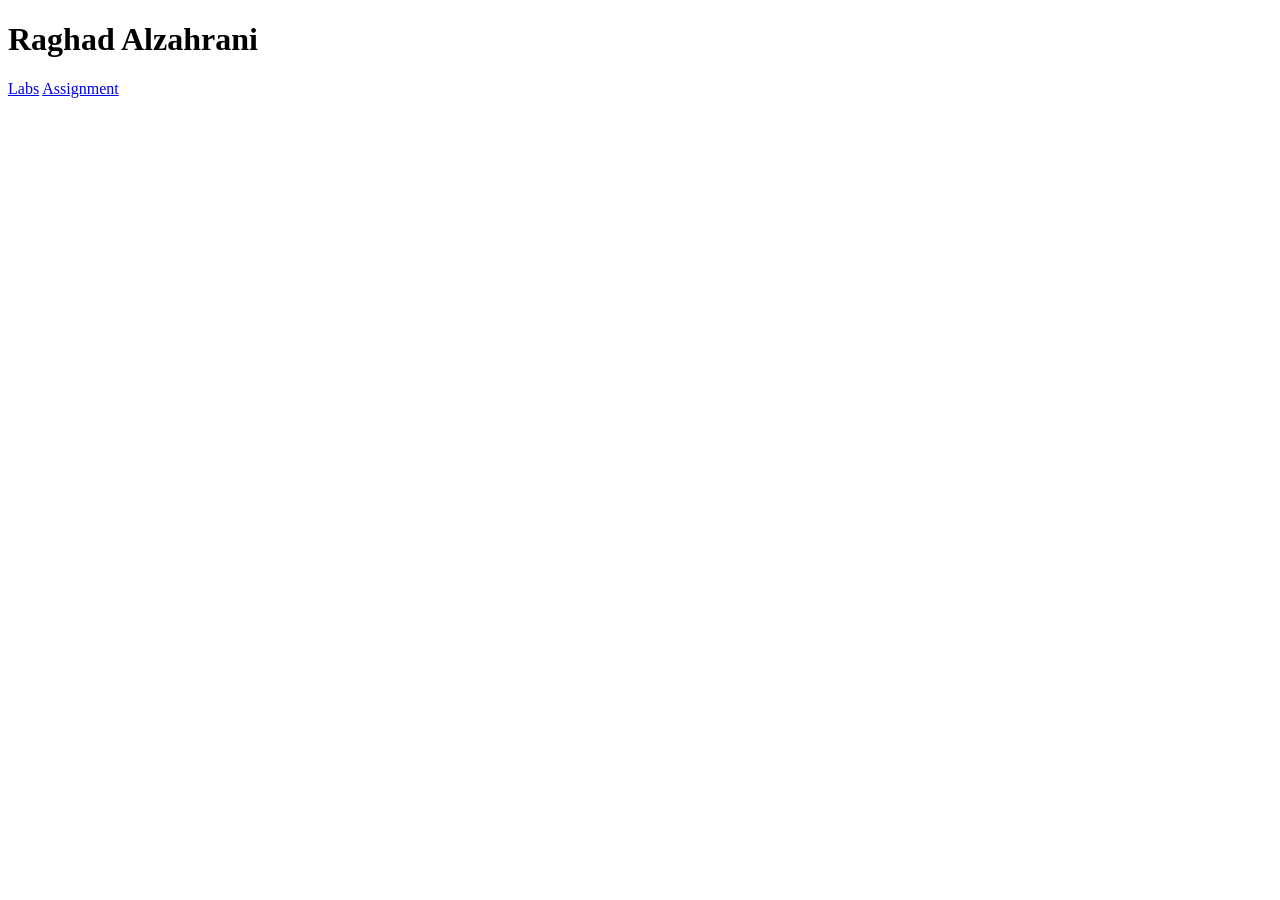
<file: index.html>
<!DOCTYPE html>
<html lang="en">
<head>
    <meta charset="UTF-8">
    <meta name="viewport" content="width=device-width, initial-scale=1.0">
    <title>CPIT405</title>
</head>
<body>
    <h1>Raghad Alzahrani</h1>
    <a href="Labs/Labs.html">Labs</a>
     <a href="Assignment1/index.html">Assignment</a>
</body>
</html>
</file>
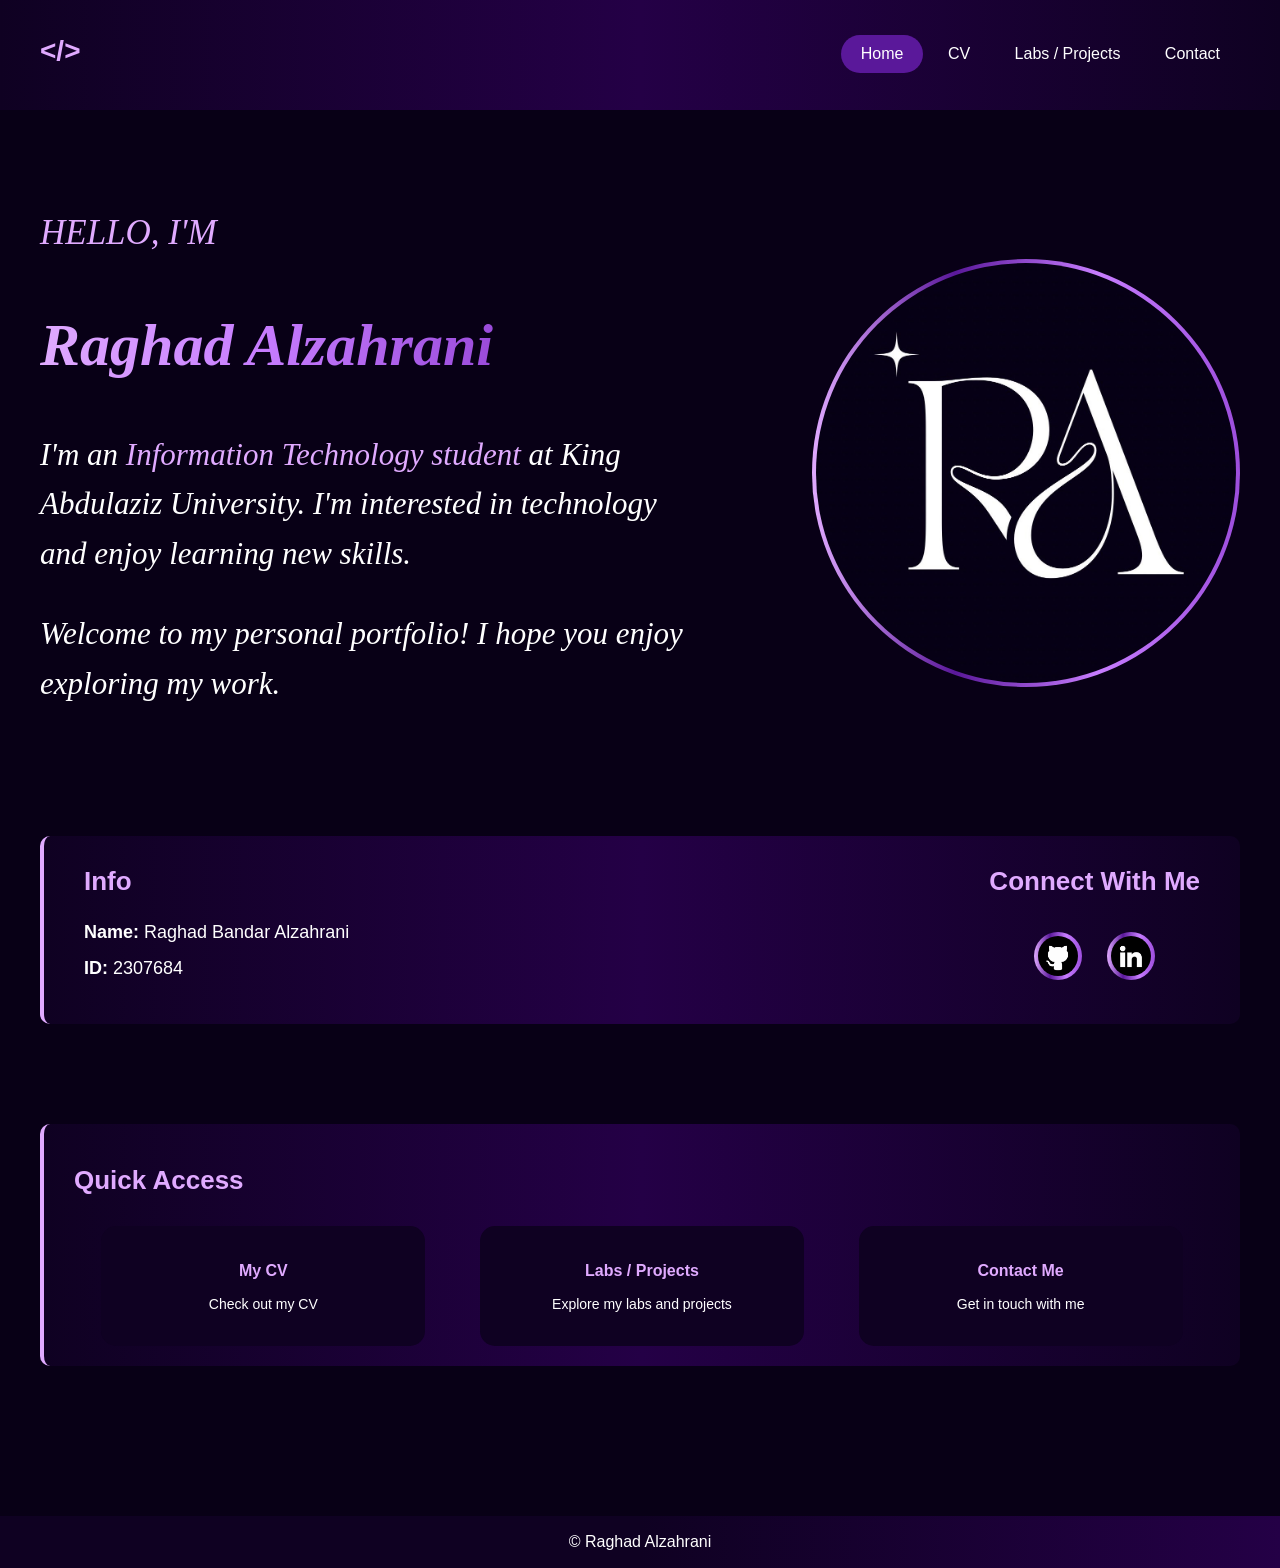
<file: Assignment1/index.html>
<!DOCTYPE html>
<html lang="en">
<head>
    <meta charset="UTF-8">
    <meta name="viewport" content="width=device-width, initial-scale=1.0">
    <title>Home</title>
    <link rel="stylesheet" href="style.css">
</head>
<body>
    <div class="container">

        <header>
            <h2>&lt;/&gt;</h2>
            <nav>
                <a href="index.html" class="active">Home</a>
                <a href="cv.html">CV</a>
                <a href="labs.html">Labs / Projects</a>
                <a href="contact.html">Contact</a>
            </nav>
        </header>

        <main>

            <section class="home">

                <div class="intro">
                    <p class="hello">HELLO, I'M</p>

                    <h1>Raghad Alzahrani</h1>

                    <p class="about">
                        I'm an <span>Information Technology student</span>
                        at King Abdulaziz University.
                        I'm interested in technology and enjoy learning new skills.
                    </p>

                    <p class="welcome">
                        Welcome to my personal portfolio!
                        I hope you enjoy exploring my work.
                    </p>
                    <br><br>
                </div>

                <div class="profile">
                    <img src="images/profile.png" alt="My Profile">
                </div>

            </section>

            <section class="info">

    <div class="personal-info">
        <h2>Info</h2>

        <p><b>Name:</b> Raghad Bandar Alzahrani</p>
        <p><b>ID:</b> 2307684</p>


    </div>

    <div class="social-links">
        <h2>Connect With Me</h2>

        <a href="https://github.com/Raghad-Alzahrani7" target="_blank">
            <img src="images/github.png" alt="GitHub">
        </a>

        <a href="https://www.linkedin.com/in/raghad-alzahrani-23603a3b1" target="_blank">
            <img src="images/linkedin.png" alt="LinkedIn">
        </a>
    </div>

</section>

<section class="quick-access">

    <h2>Quick Access</h2>

    <div class="quick-links">

        <a href="cv.html">
            <h3>My CV</h3>
            <p>Check out my CV</p>
        </a>

        <a href="labs.html">
            <h3>Labs / Projects</h3>
            <p>Explore my labs and projects</p>
        </a>

        <a href="contact.html">
            <h3>Contact Me</h3>
            <p>Get in touch with me</p>
        </a>

    </div>

</section>
    

        </main>

        <footer>
            <p>&copy; Raghad Alzahrani</p>
        </footer>

    </div>
</body>

</html>
</file>
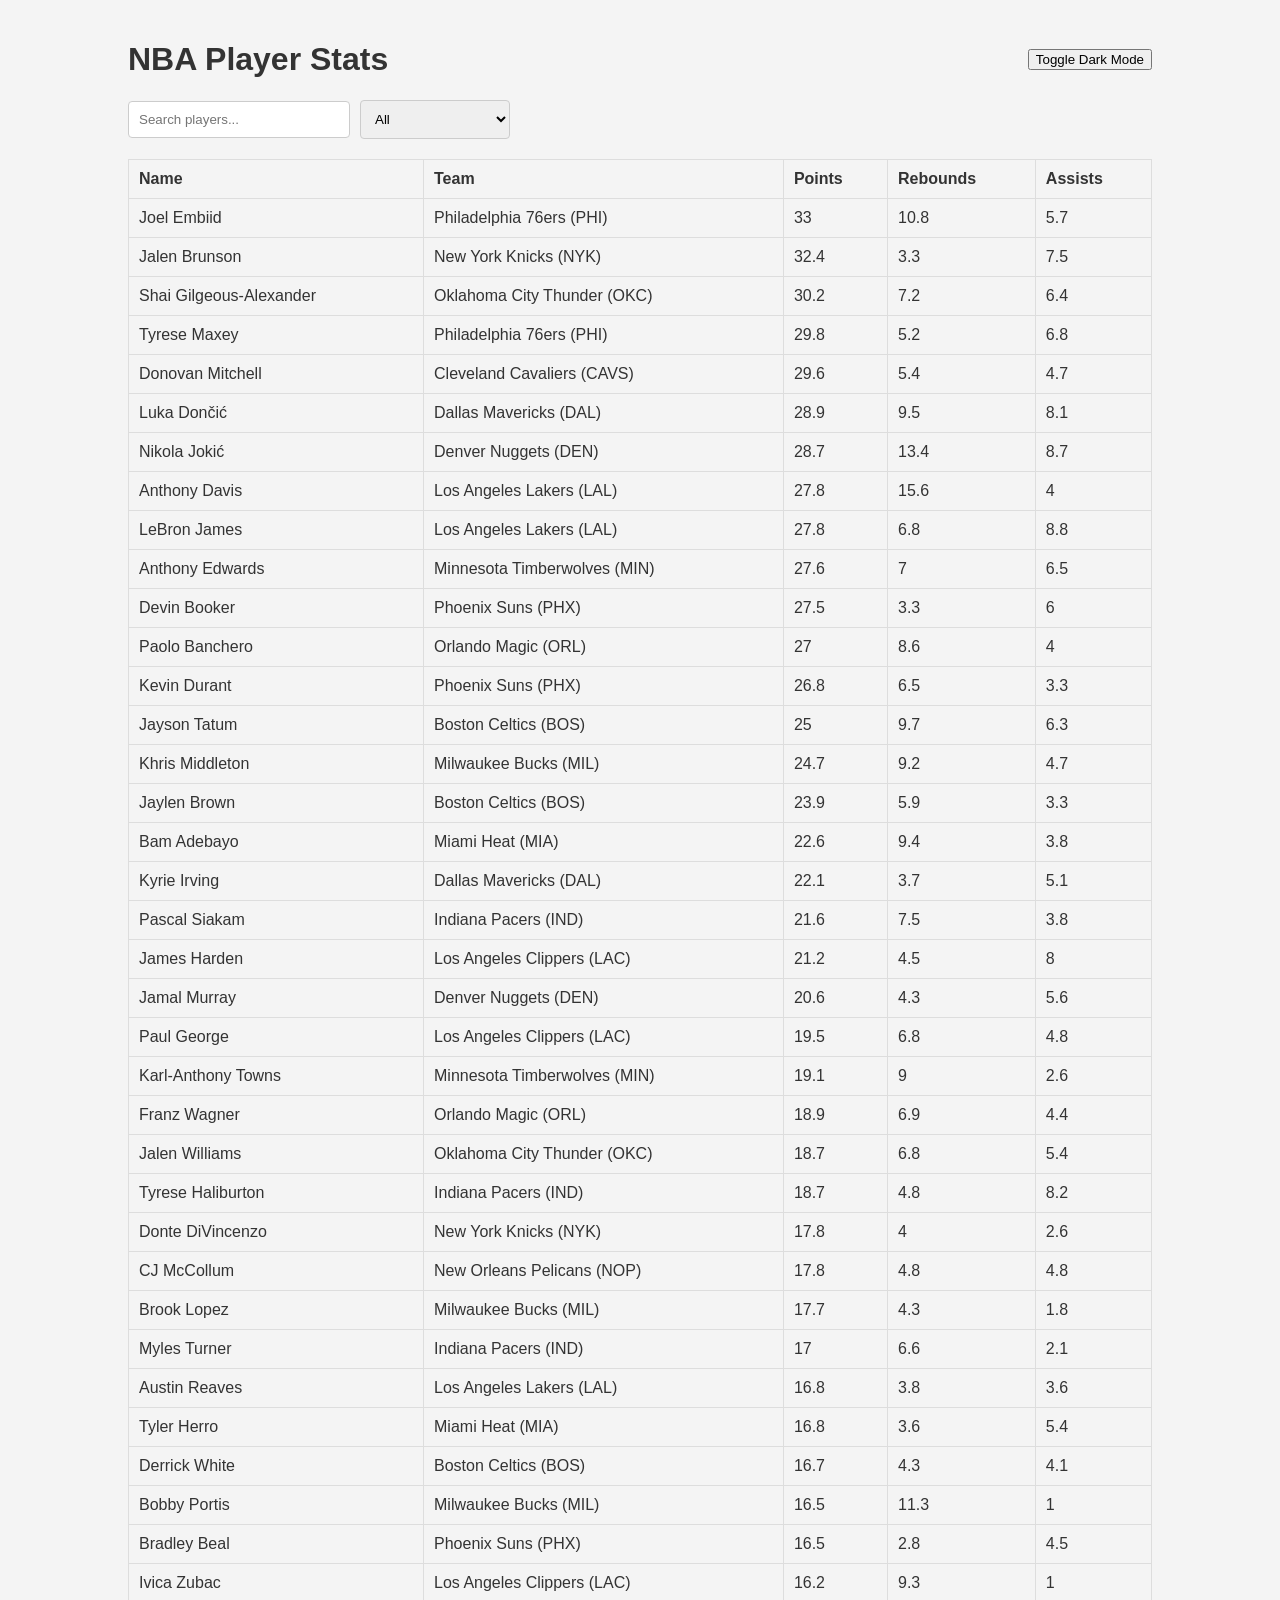
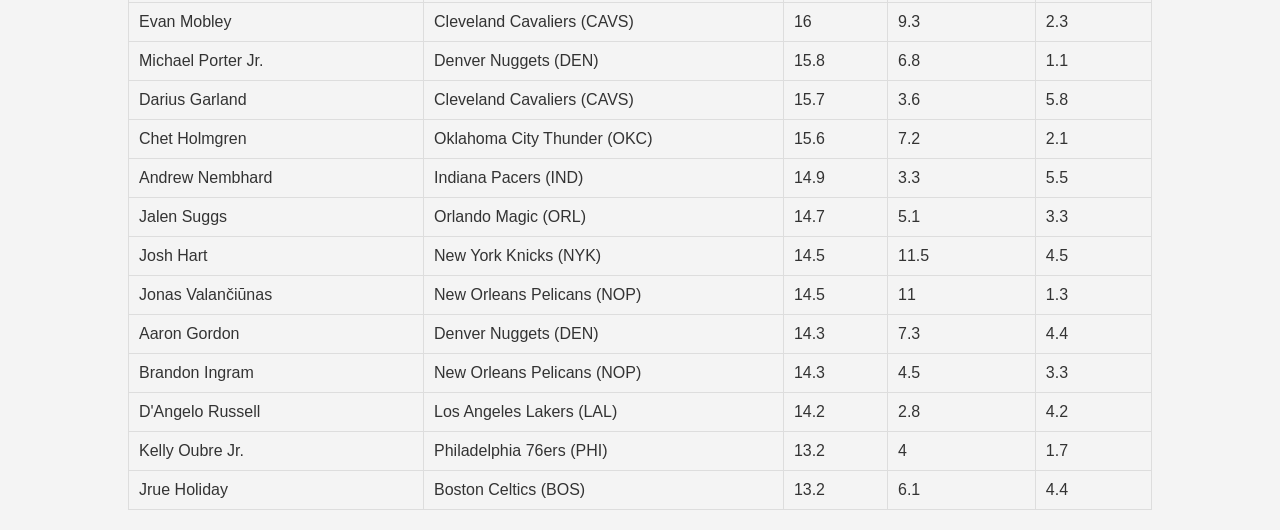
<file: Labs/Lab5/index.html>
<!DOCTYPE html>
<html lang="en">

<head>
    <meta charset="UTF-8">
    <meta name="viewport" content="width=device-width, initial-scale=1.0">
    <title>NBA Stats</title>
    <link rel="stylesheet" href="styles.css">

</head>

<body>
    <div class="container">
        <header>
            <h1>NBA Player Stats</h1>
            <button id="dark-mode-toggle">Toggle Dark Mode</button>
        </header>

        <search class="table-filters">
            <input type="text" id="search" placeholder="Search players...">
            <select id="team-filter">
                <option value="all">All</option>
                <!-- Teams will be populated in JS -->
            </select>
        </search>

        <table id="player-stats">
            <thead>
                <tr>
                    <th>Name</th>
                    <th>Team</th>
                    <th>Points</th>
                    <th>Rebounds</th>
                    <th>Assists</th>
                </tr>
            </thead>
            <tbody id="player-rows">
                <!-- Rows will be populated in JS -->
            </tbody>
        </table>
    </div>
    <script src="script.js"></script>
</body>

</html>
</file>
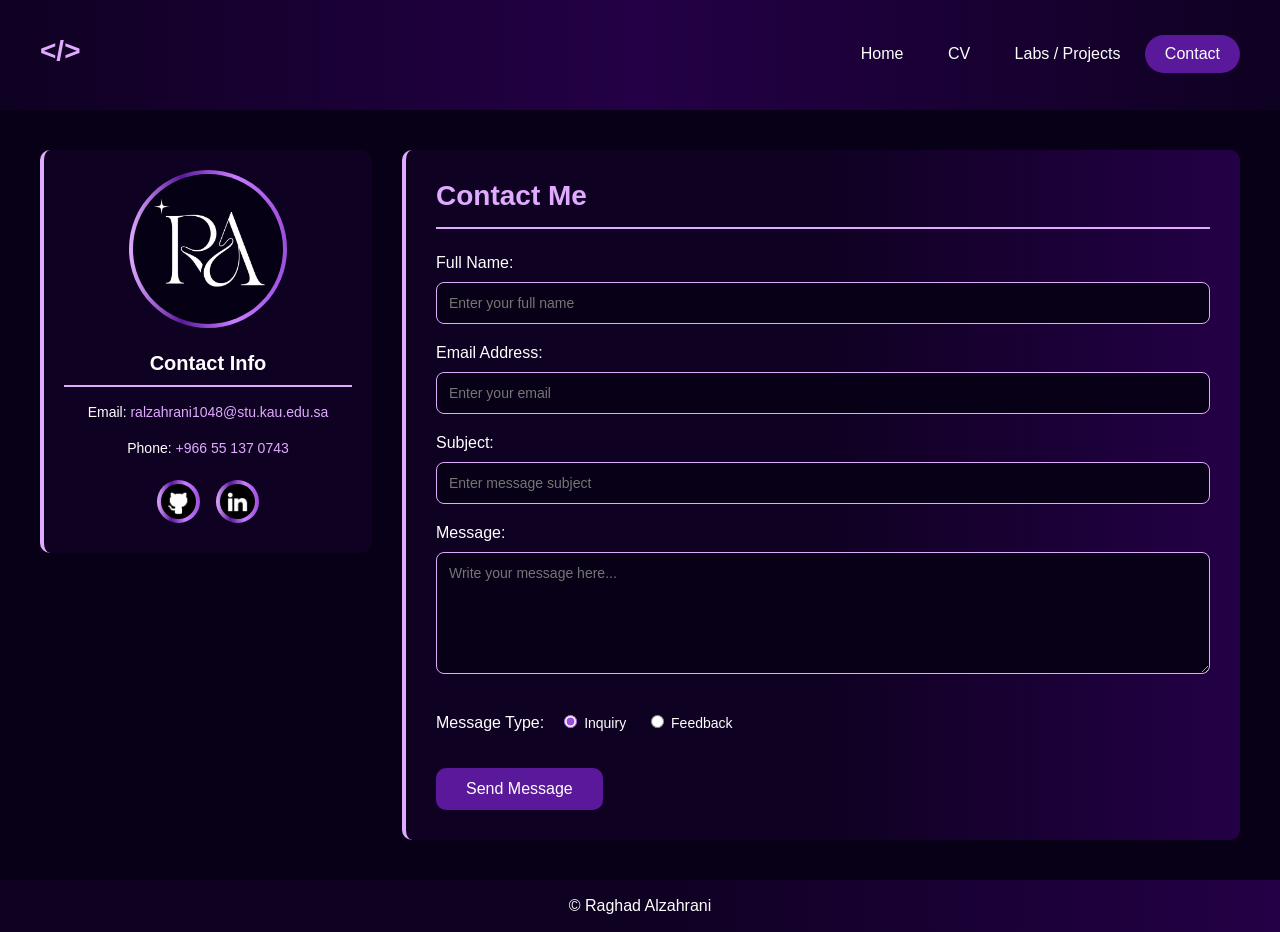
<file: Assignment1/contact.html>
<!DOCTYPE html>
<html lang="en">

<head>
    <meta charset="UTF-8">
    <meta name="viewport" content="width=device-width, initial-scale=1.0">
    <title>Contact Me</title>
    <link rel="stylesheet" href="style.css">
</head>

<body>
    <div class="container">

        <header>
            <h2>&lt;/&gt;</h2>

            <nav>
                <a href="index.html">Home</a>
                <a href="cv.html">CV</a>
                <a href="labs.html">Labs / Projects</a>
                <a href="contact.html" class="active">Contact</a>
            </nav>
        </header>

        <main class="contact-page">

            <div class="cv-layout">

                <!-- Left Side -->

                <aside class="cv-sidebar">

                    <img src="images/profile.png" alt="My Profile">

                    <h2>Contact Info</h2>

                    <p>
                        Email:
                        <a href="mailto:ralzahrani1048@stu.kau.edu.sa">ralzahrani1048@stu.kau.edu.sa</a>
                    </p>

                    <p>
                        Phone:
                        <a href="tel:+966551370743">+966 55 137 0743</a>
                    </p>

                    <div class="cv-social">

                        <a href="https://github.com/Raghad-Alzahrani7" target="_blank">
                            <img src="images/github.png" alt="GitHub">
                        </a>

                       <a href="https://www.linkedin.com/in/raghad-alzahrani-23603a3b1" target="_blank">
                            <img src="images/linkedin.png" alt="LinkedIn">
                        </a>

                    </div>

                </aside>

                <!-- Right Side -->

                <section class="contact-section">

                    <h2>Contact Me</h2>

                    <form action="https://api.web3forms.com/submit" method="POST">
                        
                        <input type="hidden" name="access_key" value="bb2aaeb6-a9c0-4977-90c7-1b146ec71854">

                        <label for="name">Full Name:</label>
                        <input type="text" id="name" name="name"
                            placeholder="Enter your full name" required>

                        <label for="email">Email Address:</label>
                        <input type="email" id="email" name="email"
                            placeholder="Enter your email" required>

                        <label for="subject">Subject:</label>
                        <input type="text" id="subject" name="subject"
                            placeholder="Enter message subject" required>

                        <label for="message">Message:</label>
                        <textarea id="message" name="message" rows="6"
                            placeholder="Write your message here..." required></textarea>

                        <div class="message-type">

                            <p>Message Type:</p>

                            <input type="radio" id="inquiry" name="message_type"
                                value="Inquiry" checked>
                            <label for="inquiry">Inquiry</label>

                            <input type="radio" id="feedback" name="message_type"
                                value="Feedback">
                            <label for="feedback">Feedback</label>

                        </div>

                        <input type="hidden" name="redirect"
                            value="https://web3forms.com/success">

                        <button type="submit">Send Message</button>

                    </form>

                </section>

            </div>

        </main>

        <footer>
            <p>&copy; Raghad Alzahrani</p>
        </footer>

    </div>
</body>

</html>
</file>
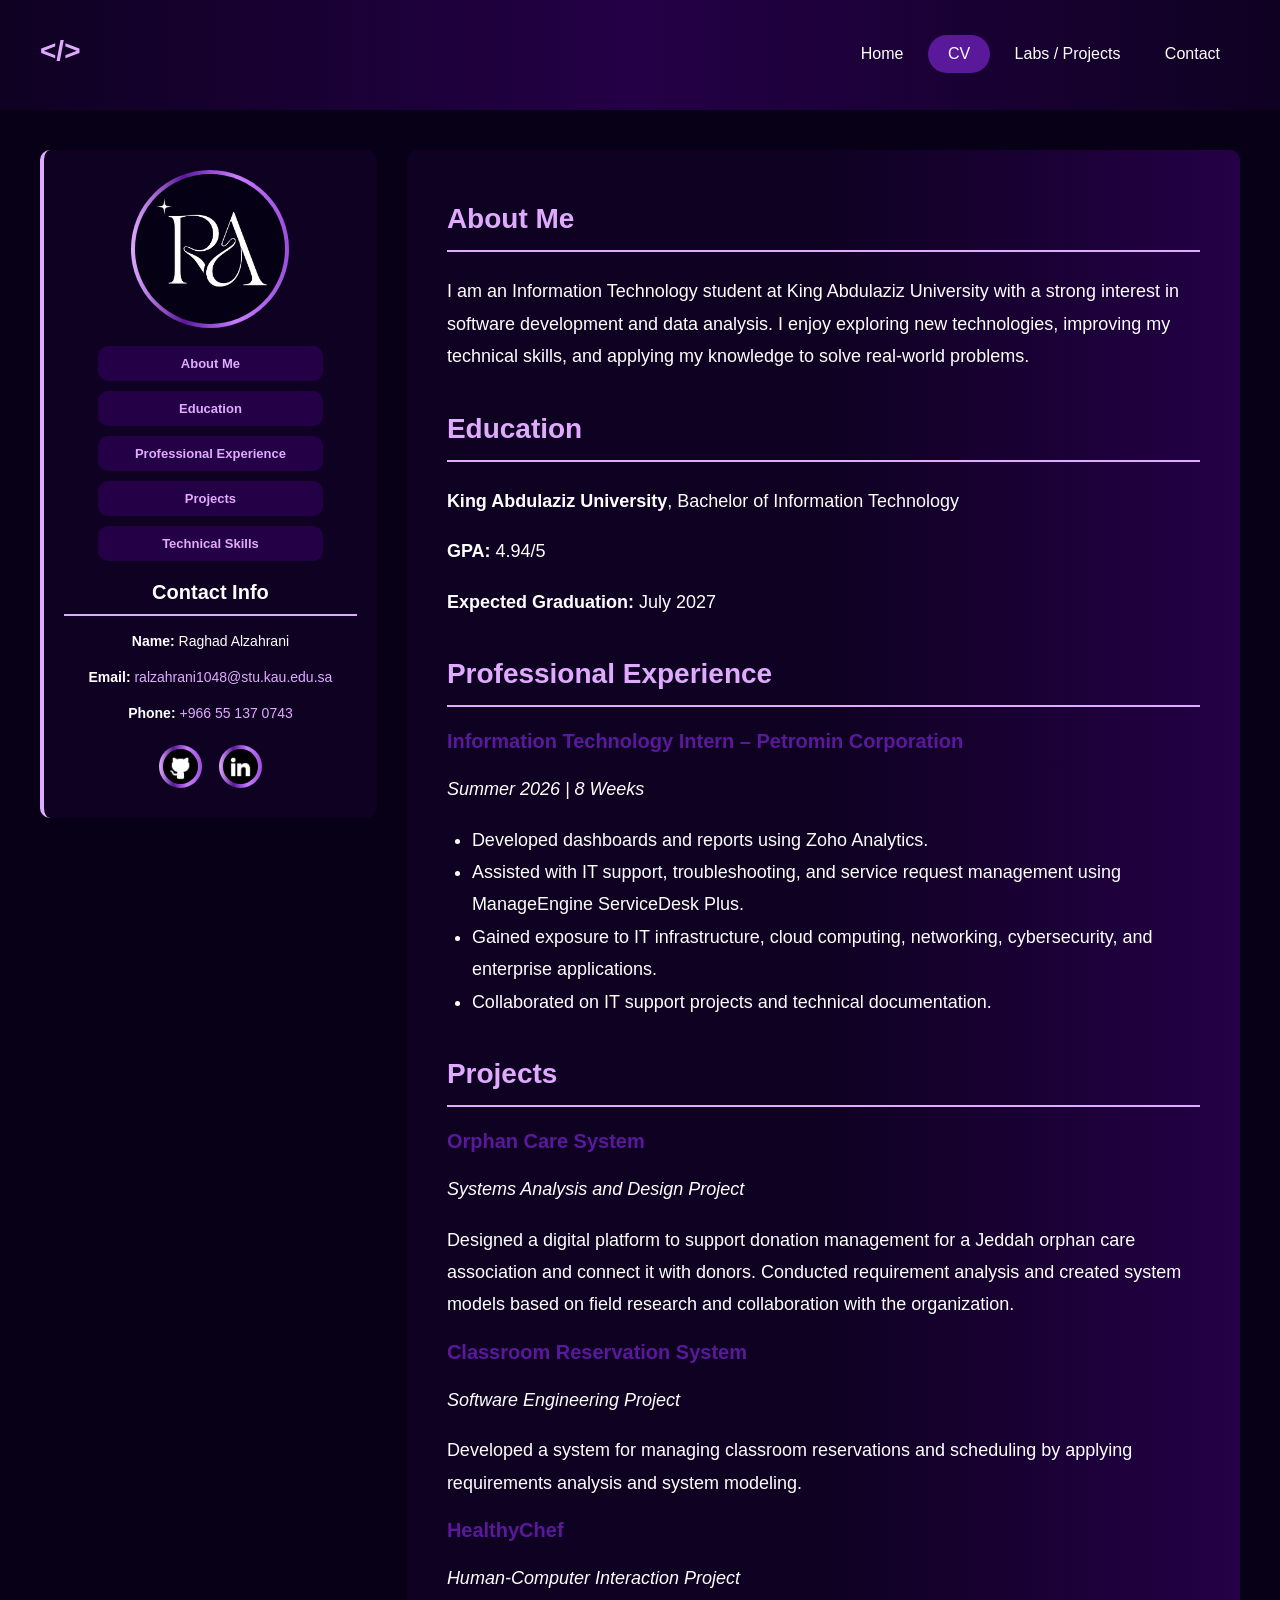
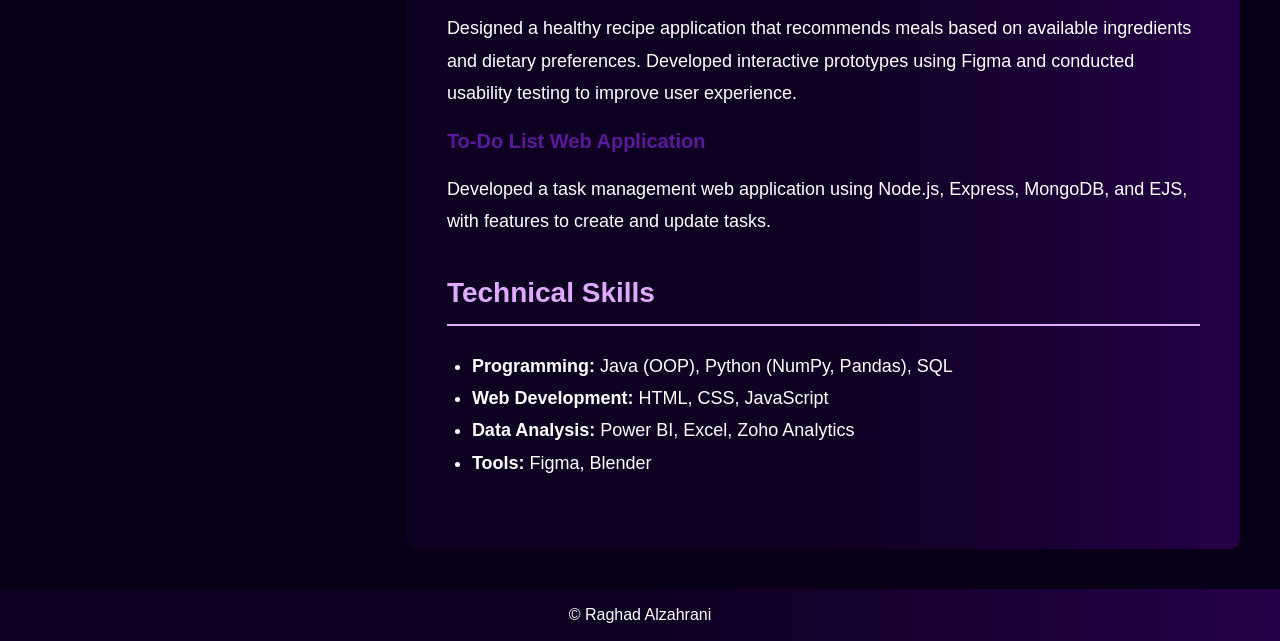
<file: Assignment1/cv.html>
<!DOCTYPE html>
<html lang="en">

<head>
    <meta charset="UTF-8">
    <meta name="viewport" content="width=device-width, initial-scale=1.0">
    <title>My CV</title>
    <link rel="stylesheet" href="style.css">
</head>

<body>
    <div class="container">

        <header>
            <h2>&lt;/&gt;</h2>

            <nav>
                <a href="index.html">Home</a>
                <a href="cv.html" class="active">CV</a>
                <a href="labs.html">Labs / Projects</a>
                <a href="contact.html">Contact</a>
            </nav>
        </header>

        <main>

            <div class="cv-layout">

                <!-- Left Side -->
                <aside class="cv-sidebar">

                    <img src="images/profile.png" alt="My Profile">

                    <div class="cv-quick-access">
                        <a href="#about">About Me</a>
                        <a href="#education">Education</a>
                        <a href="#experience">Professional Experience</a>
                        <a href="#projects">Projects</a>
                        <a href="#skills">Technical Skills</a>
                    </div>

                    <h2>Contact Info</h2>

                    <p>
                        <b>Name:</b> 
                        Raghad Alzahrani
                    </p>

                    <p>
                        <b>Email:</b>
                        <a href="mailto:ralzahrani1048@stu.kau.edu.sa">ralzahrani1048@stu.kau.edu.sa</a>
                    </p>

                    <p>
                        <b>Phone:</b>
                         <a href="tel:+966551370743"> +966 55 137 0743 </a>
                    </p>

                    <div class="cv-social">

                        <a href="https://github.com/Raghad-Alzahrani7" target="_blank">
                            <img src="images/github.png" alt="GitHub">
                        </a>

                        <a href="https://www.linkedin.com/in/raghad-alzahrani-23603a3b1" target="_blank">
                            <img src="images/linkedin.png" alt="LinkedIn">
                        </a>

                    </div>

                </aside>

                <!-- Right Side -->
                <div class="cv-main">

                    <section id="about">
                        <h2>About Me</h2>

                        <p>
                            I am an Information Technology student at King Abdulaziz University
                            with a strong interest in software development and data analysis.
                            I enjoy exploring new technologies, improving my technical skills,
                            and applying my knowledge to solve real-world problems.
                        </p>
                    </section>

                    <section id="education">
                        <h2>Education</h2>

                        <p><b>King Abdulaziz University</b>, Bachelor of Information Technology</p>
                        <p><b>GPA:</b> 4.94/5</p>
                        <p><b>Expected Graduation:</b> July 2027</p>
                    </section>

                    <section id="experience">
                        <h2>Professional Experience</h2>

                        <h3>Information Technology Intern – Petromin Corporation</h3>
                        <p><em>Summer 2026 | 8 Weeks</em></p>

                        <ul>
                            <li>
                                Developed dashboards and reports using Zoho Analytics.
                            </li>
                            <li>
                                Assisted with IT support, troubleshooting, and service
                                request management using ManageEngine ServiceDesk Plus.
                            </li>
                            <li>
                                Gained exposure to IT infrastructure, cloud computing,
                                networking, cybersecurity, and enterprise applications.
                            </li>
                            <li>
                                Collaborated on IT support projects and technical documentation.
                            </li>
                        </ul>
                    </section>

                    <section id="projects">
                        <h2>Projects</h2>

                        <h3>Orphan Care System</h3>
                        <p><em>Systems Analysis and Design Project</em></p>
                        <p>
                            Designed a digital platform to support donation management
                            for a Jeddah orphan care association and connect it with donors.
                            Conducted requirement analysis and created system models based
                            on field research and collaboration with the organization.
                        </p>

                        <h3>Classroom Reservation System</h3>
                        <p><em>Software Engineering Project</em></p>
                        <p>
                            Developed a system for managing classroom reservations
                            and scheduling by applying requirements analysis
                            and system modeling.
                        </p>

                        <h3>HealthyChef</h3>
                        <p><em>Human-Computer Interaction Project</em></p>
                        <p>
                            Designed a healthy recipe application that recommends meals
                            based on available ingredients and dietary preferences.
                            Developed interactive prototypes using Figma and conducted
                            usability testing to improve user experience.
                        </p>

                        <h3>To-Do List Web Application</h3>
                        <p>
                            Developed a task management web application using Node.js,
                            Express, MongoDB, and EJS, with features to create and update tasks.
                        </p>
                    </section>

                    <section id="skills">
                        <h2>Technical Skills</h2>

                        <ul>
                            <li><b>Programming:</b> Java (OOP), Python (NumPy, Pandas), SQL</li>
                            <li><b>Web Development:</b> HTML, CSS, JavaScript</li>
                            <li><b>Data Analysis:</b> Power BI, Excel, Zoho Analytics</li>
                            <li><b>Tools:</b> Figma, Blender</li>
                        </ul>
                    </section>

                </div>

            </div>

        </main>

        <footer>
            <p>&copy; Raghad Alzahrani</p>
        </footer>

    </div>
</body>

</html>
</file>
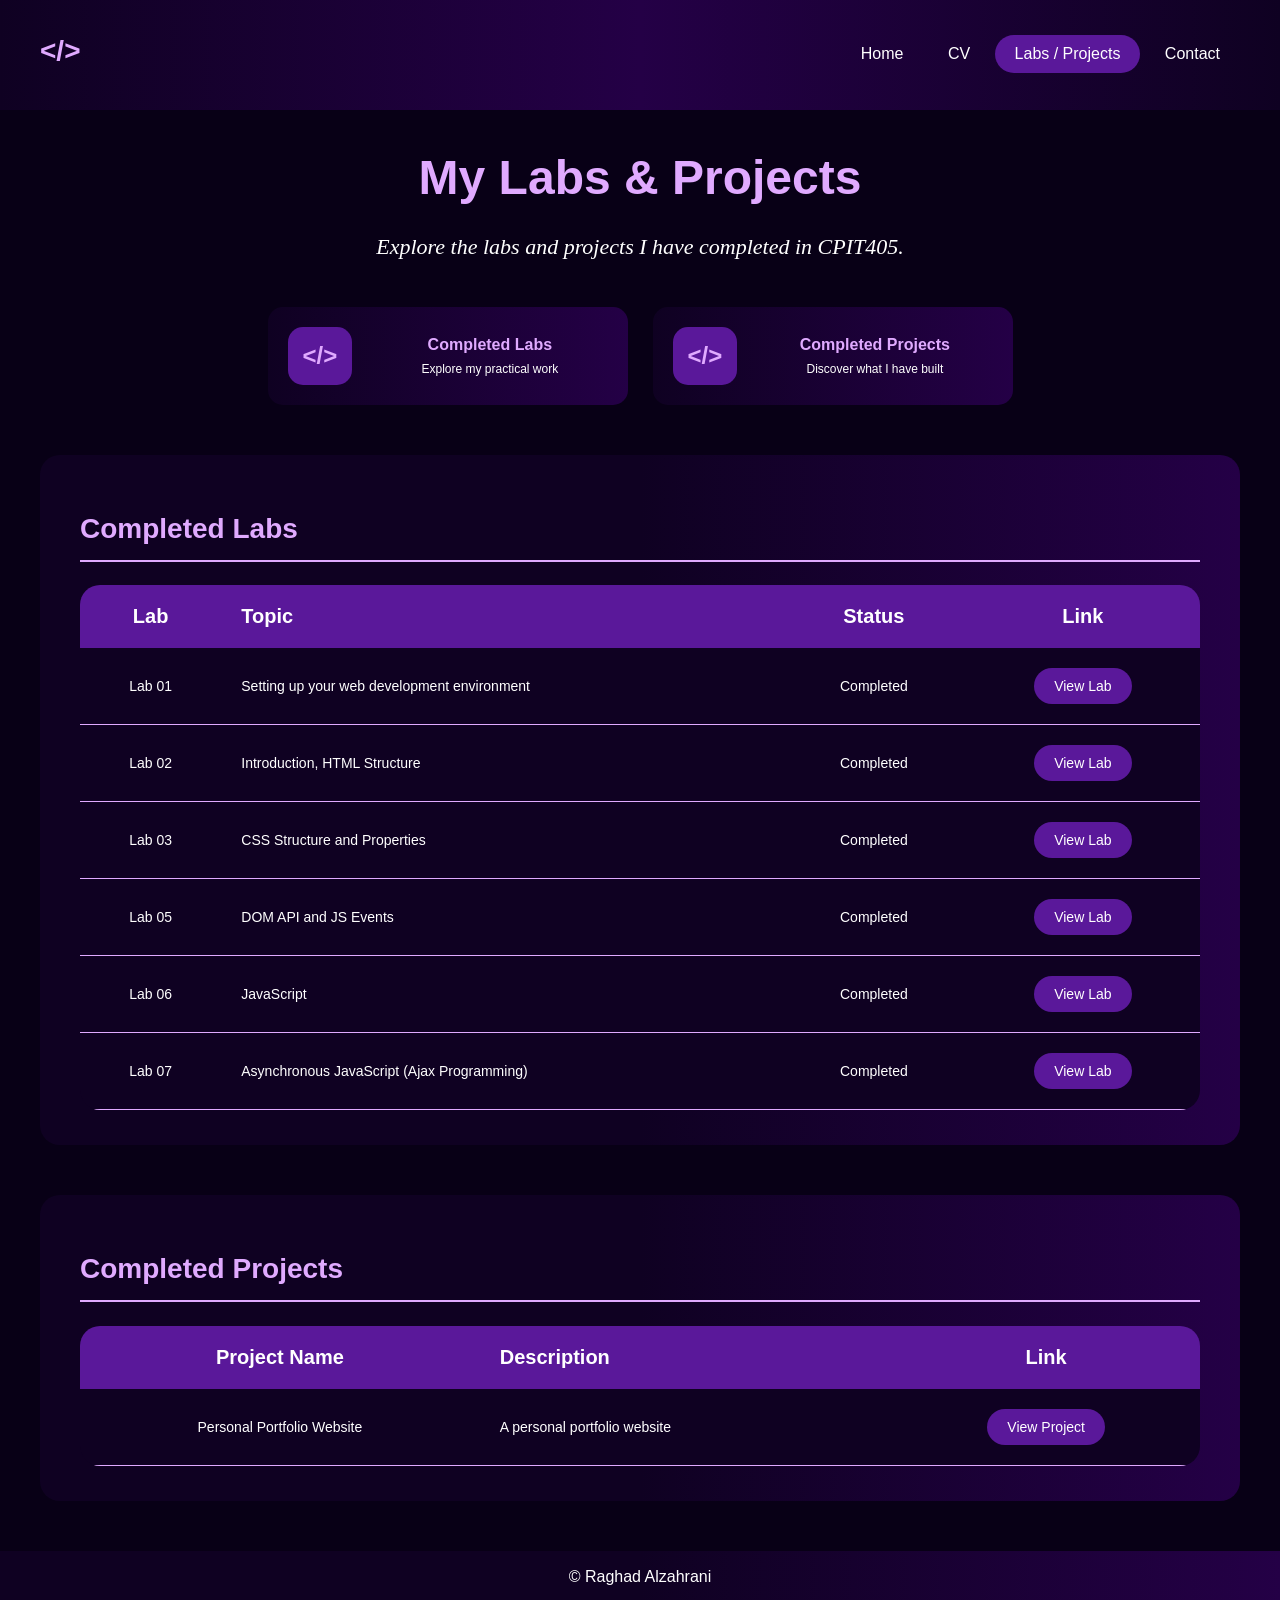
<file: Assignment1/labs.html>
<!DOCTYPE html>
<html lang="en">

<head>
    <meta charset="UTF-8">
    <meta name="viewport" content="width=device-width, initial-scale=1.0">
    <title>Labs / Projects</title>
    <link rel="stylesheet" href="style.css">
</head>

<body>
    <div class="container">

        <!-- Navigation -->

        <header>
            <h2>&lt;/&gt;</h2>

            <nav>
                <a href="index.html">Home</a>
                <a href="cv.html">CV</a>
                <a href="labs.html" class="active">Labs / Projects</a>
                <a href="contact.html">Contact</a>
            </nav>
        </header>

        <main class="labs-page">

            <!-- Page Heading -->

            <div class="labs-heading">

                <h1>My Labs &amp; Projects</h1>

                <p>
                    Explore the labs and projects I have completed in CPIT405.
                </p>

            </div>

            <!-- Quick Links -->

            <div class="labs-quick-links">

                <a href="#completed-labs">
                    <span class="quick-icon">&lt;/&gt;</span>

                    <div>
                        <h3>Completed Labs</h3>
                        <p>Explore my practical work</p>
                    </div>
                </a>

                <a href="#completed-projects">
                    <span class="quick-icon">&lt;/&gt;</span>

                    <div>
                        <h3>Completed Projects</h3>
                        <p>Discover what I have built</p>
                    </div>
                </a>

            </div>
            <!-- Labs Section -->

            <section class="labs-box" id="completed-labs">

                <h2>Completed Labs</h2>

                <div class="table-container">

                    <table class="course-table labs-table">

                        <thead>
                            <tr>
                                <th>Lab</th>
                                <th class="topic">Topic</th>
                                <th>Status</th>
                                <th>Link</th>
                            </tr>
                        </thead>

                        <tbody>

                            <tr>
                                <td>Lab 01</td>
                                <td class="topic">
                                    Setting up your web development environment
                                </td>
                                <td>Completed</td>
                                <td>
                                    <a href="https://raghad-alzahrani.github.io/cpit-405-lab/Labs/Labs1.html"
                                        target="_blank">
                                        View Lab
                                    </a>
                                </td>
                            </tr>

                            <tr>
                                <td>Lab 02</td>
                                <td class="topic">
                                    Introduction, HTML Structure
                                </td>
                                <td>Completed</td>
                                <td>
                                    <a href="https://raghad-alzahrani.github.io/cpit-405-lab/Labs/Labs2.html"
                                        target="_blank">
                                        View Lab
                                    </a>
                                </td>
                            </tr>

                            <tr>
                                <td>Lab 03</td>
                                <td class="topic">
                                    CSS Structure and Properties
                                </td>
                                <td>Completed</td>
                                <td>
                                    <a href="https://raghad-alzahrani.github.io/cpit-405-lab/Labs/Labs3.html"
                                        target="_blank">
                                        View Lab
                                    </a>
                                </td>
                            </tr>

                            <tr>
                                <td>Lab 05</td>
                                <td class="topic">
                                    DOM API and JS Events
                                </td>
                                <td>Completed</td>
                                <td>
                                    <a href="https://raghad-alzahrani.github.io/cpit-405-lab/Labs/Lab5/index.html"
                                        target="_blank">
                                        View Lab
                                    </a>
                                </td>
                            </tr>

                            <tr>
                                <td>Lab 06</td>
                                <td class="topic">
                                    JavaScript
                                </td>
                                <td>Completed</td>
                                <td>
                                    <a href="https://raghad-alzahrani.github.io/cpit-405-lab/Labs/Labs6.html"
                                        target="_blank">
                                        View Lab
                                    </a>
                                </td>
                            </tr>

                            <tr>
                                <td>Lab 07</td>
                                <td class="topic">
                                    Asynchronous JavaScript (Ajax Programming)
                                </td>
                                <td>Completed</td>
                                <td>
                                    <a href="https://raghad-alzahrani.github.io/cpit-405-lab/Labs/Labs7.html"
                                        target="_blank">
                                        View Lab
                                    </a>
                                </td>
                            </tr>

                        </tbody>

                    </table>

                </div>

            </section>

            <!-- Projects Section -->

            <section class="labs-box" id="completed-projects">

                <h2>Completed Projects</h2>

                <div class="table-container">

                    <table class="course-table projects-table">

                        <thead>
                            <tr>
                                <th>Project Name</th>
                                <th class="topic">Description</th>
                                <th>Link</th>
                            </tr>
                        </thead>

                        <tbody>

                            <tr>
                                <td>Personal Portfolio Website</td>
                                <td class="topic">
                                    A personal portfolio website
                                </td>
                                <td>
                                    <a href="index.html">
                                        View Project
                                    </a>
                                </td>
                            </tr>

                        </tbody>

                    </table>

                </div>

            </section>

    </div>

    </div>

    </main>

    <!-- Footer -->

    <footer>
        <p>&copy; Raghad Alzahrani</p>
    </footer>

    </div>
</body>

</html>
</file>
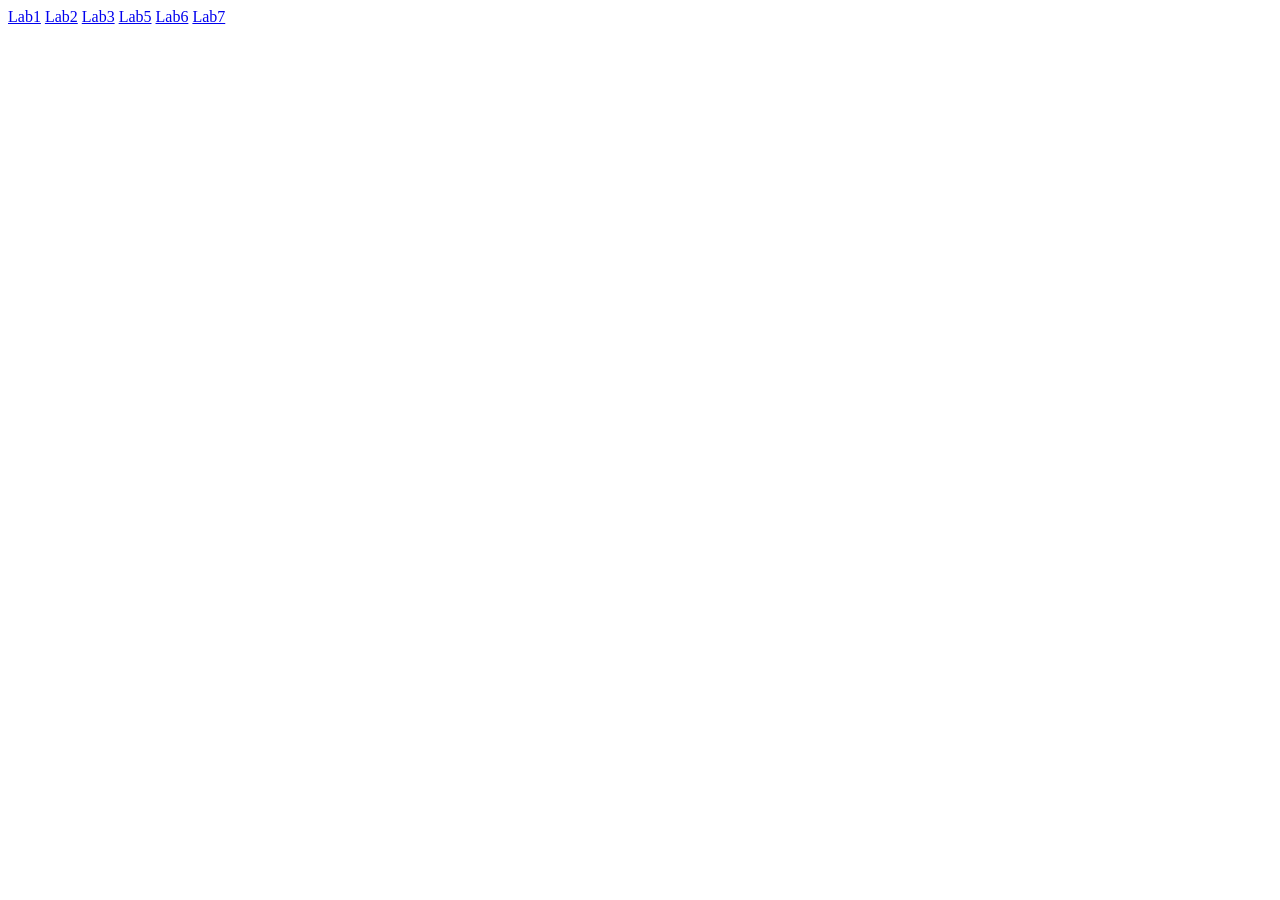
<file: Labs/Labs.html>
<!DOCTYPE html>
<html lang="en">
<head>
    <meta charset="UTF-8">
    <meta name="viewport" content="width=device-width, initial-scale=1.0">
    <title>Labs</title>
</head>
<body>
    <a href="Labs1.html">Lab1</a>
    <a href="Labs2.html">Lab2</a>
    <a href="Labs3.html">Lab3</a>
    <a href="Lab5/index.html">Lab5</a>
    <a href="Labs6.html">Lab6</a>
    <a href="Labs7.html">Lab7</a>
</body>
</html>
</file>
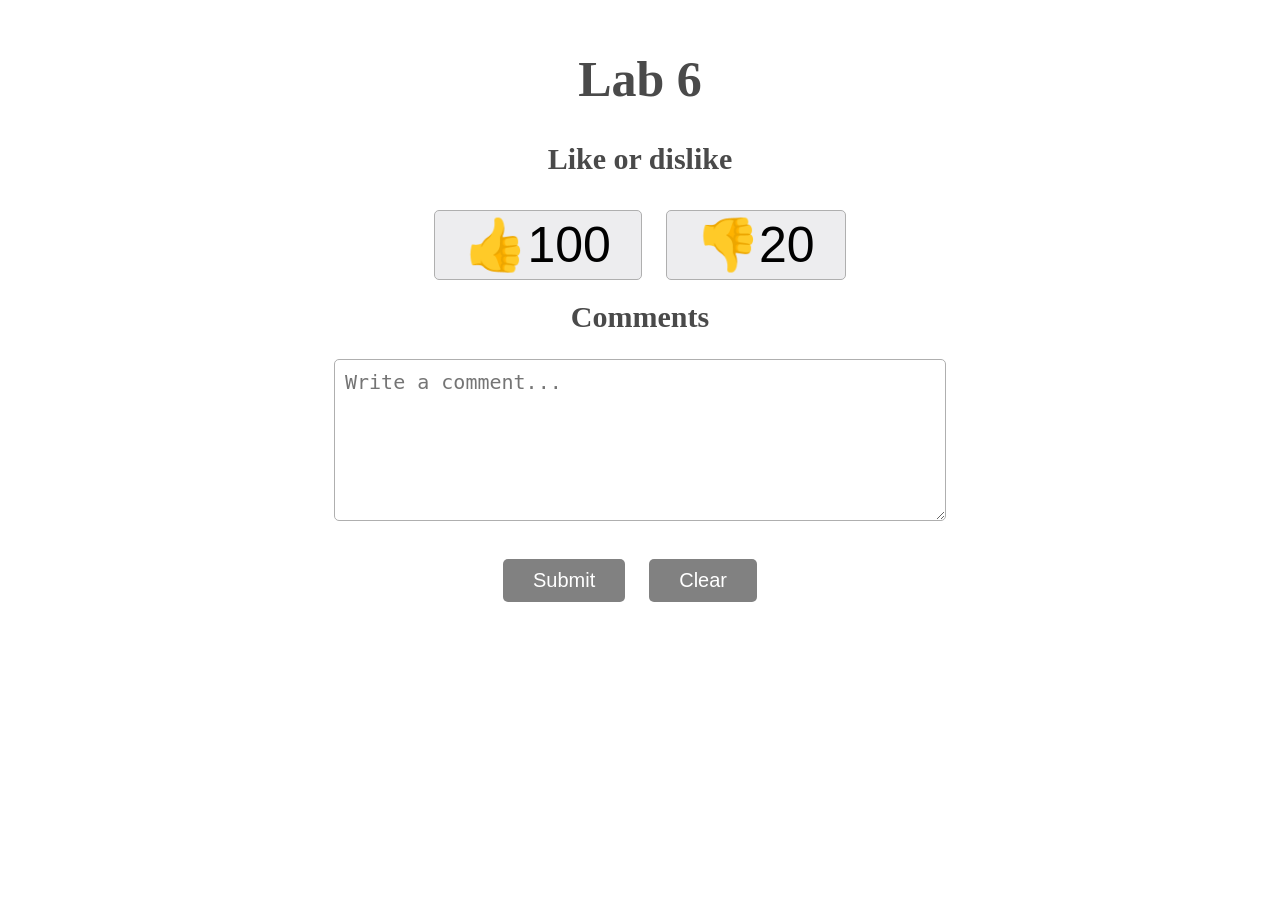
<file: Labs/Labs6.html>
<!DOCTYPE html>
<html lang="en">

<head>
    <meta charset="UTF-8">
    <meta name="viewport" content="width=device-width, initial-scale=1.0">
    <title>lab 6</title>
    <style>
        body {
            text-align: center;
            margin: 50px;
        }

        h1 {
            font-size: 50px;
            color: #4a4a4a;
        }

        h2 {
            font-size: 30px;
            margin-top: 10px;
            color: #4a4a4a;
        }

        #likeButton,#dislikeButton {
            font-size: 50px;
            padding: 5px 30px;
            margin: 10px;
            background-color: #ededef;
            border: 1px solid #afafaf;
            border-radius: 5px;
        }

        #likeButton:hover, #dislikeButton:hover {
             background-color: rgb(255, 211, 211);
            }

        #comment {
            display: block;
            width: 50%;
            height: 140px;
            padding: 10px;
            margin: 20px auto;
            font-size: 20px;
            border: 1px solid #afafaf;
            border-radius: 5px;
        }

        #submitButton,#resetButton {
            background-color: #818181;
            color: white;
            padding: 10px 30px;
            font-size: 20px;
            border: none;
            border-radius: 5px;
            margin-right: 20px;
        }

        #commentsList {
            margin-top: 20px;
        }
    </style>
</head>

<body>
    <h1>Lab 6</h1>
    <h2>Like or dislike</h2>

    <button id="likeButton">👍<span id="likeCount">100</span></button>
    <button id="dislikeButton">👎<span id="dislikeCount">20</span></button>

    <h2>Comments</h2>
    <textarea id="comment" placeholder="Write a comment..."></textarea>

    <br>

    <button id="submitButton">Submit</button>
    <button id="resetButton">Clear</button>

    <div id="commentsList"></div>
    
    <script>
    let likes=100;
    let dislikes=20;
    let comments= [];
    let likeButton=document.getElementById("likeButton");
    let dislikeButton=document.getElementById("dislikeButton");
    let submitButton=document.getElementById("submitButton");
    let resetButton=document.getElementById("resetButton");
    
    likeButton.addEventListener("click", function() {
        if (!document.cookie.includes("choice=")) {
            likes++;
        document.getElementById("likeCount").innerText = likes;
        document.cookie = "choice=like";
        document.cookie = "likes=" + likes;
    }
});
    dislikeButton.addEventListener("click", function() {
        if (!document.cookie.includes("choice=")) {
            dislikes++;
        document.getElementById("dislikeCount").innerText = dislikes;
        document.cookie = "choice=dislike"; 
        document.cookie = "dislikes=" + dislikes;
    }
});

function getVotes() {
    let cookies = document.cookie.split(";");
    for (let i = 0; i < cookies.length; i++) {
        let cookie = cookies[i].trim().split("=");
        if (cookie[0] === "likes") {
            likes = Number(cookie[1]);
        }
        if (cookie[0] === "dislikes") {
            dislikes = Number(cookie[1]);
        }
    }
    document.getElementById("likeCount").innerText = likes;
    document.getElementById("dislikeCount").innerText = dislikes;
} getVotes();



submitButton.addEventListener("click", function() {
    let comment = document.getElementById("comment").value;
    if (comment.trim() !== "" && !document.cookie.includes("userComment=")) {
        comments.push(comment);
        document.getElementById("commentsList").innerText = comment;
        document.cookie = "userComment=" + encodeURIComponent(comment);
        document.getElementById("comment").value = "";
    }
});

function getComments() {
    let cookies = document.cookie.split(";");
    for (let i = 0; i < cookies.length; i++) {
        let cookie = cookies[i].trim().split("=");
        if (cookie[0] === "userComment") {
            let comment = decodeURIComponent(cookie[1]);
            comments.push(comment);
            document.getElementById("commentsList").innerText = comment;
        }
    }
}getComments();

resetButton.addEventListener("click", function() {
    document.cookie = "choice=; max-age=0";
    document.cookie = "likes=; max-age=0";
    document.cookie = "dislikes=; max-age=0";
    document.cookie = "userComment=; max-age=0";
    likes = 100;
    dislikes = 20;
    comments = [];
    document.getElementById("likeCount").innerText = likes;
    document.getElementById("dislikeCount").innerText = dislikes;
    document.getElementById("commentsList").innerText = "";
    document.getElementById("comment").value = "";
    alert("Your choices and comments have been cleared");
});


    </script>

</body>

</html>
</file>
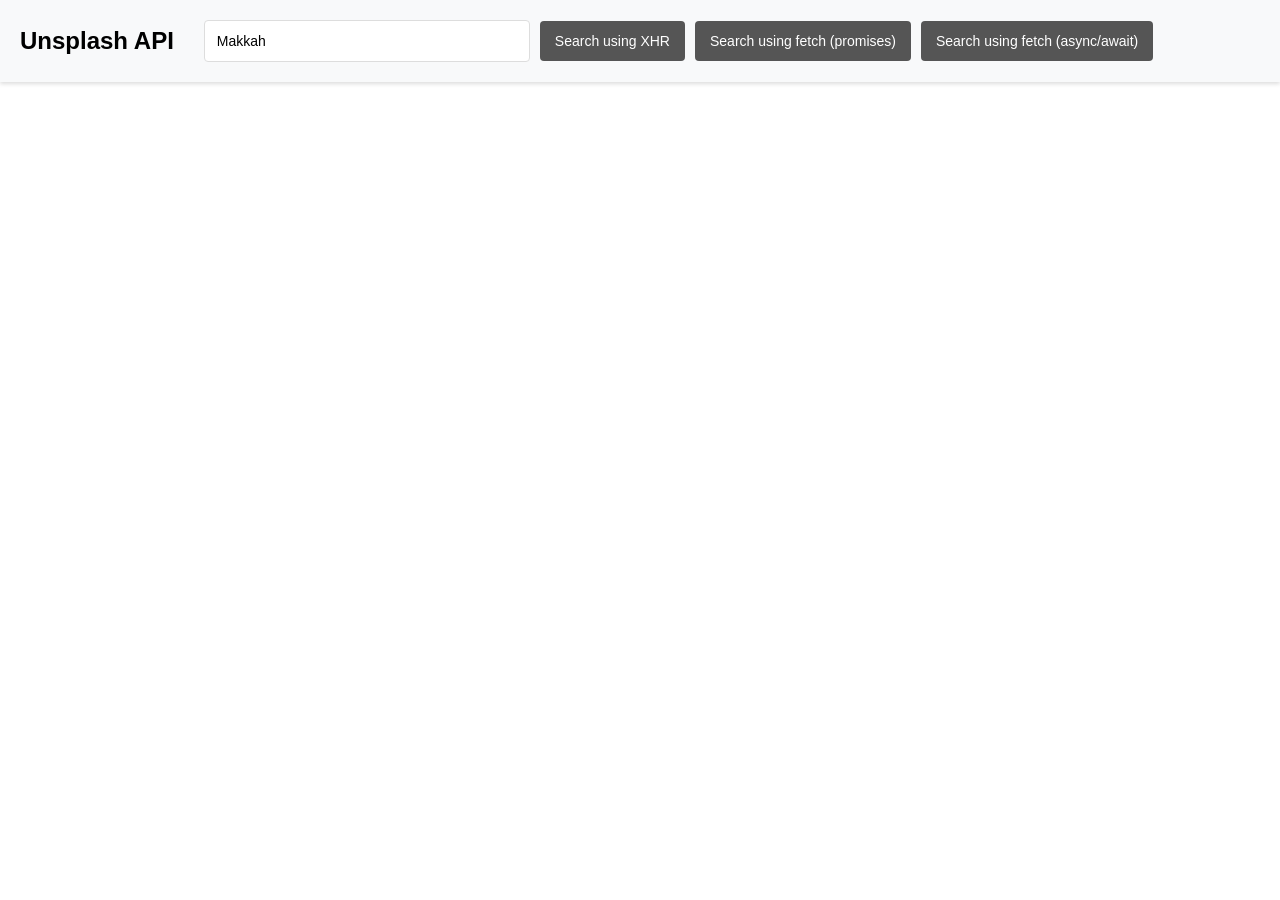
<file: Labs/Labs7.html>
<!DOCTYPE html>
<html lang="en">
<head>
    <meta charset="UTF-8">
    <meta name="viewport" content="width=device-width, initial-scale=1.0">
    <title>Lab 7-Unsplash API</title>
    <style>
    body {
        font-family: Arial, sans-serif;
        margin: 0;
        background-color: white;
    }
    header {
        background-color: #f8f9fa;
        padding: 20px;
        display: flex;
        align-items: center;
        gap: 10px;
        box-shadow: 0 2px 4px #ddd;
    }
    header h1 {
        font-size: 24px;
        margin: 0 20px 0 0;
        white-space: nowrap;
    }
    input {
        padding: 12px;
        width: 300px;
        border: 1px solid #ddd;
        border-radius: 4px;
        font-size: 14px;
    }
    button {
        padding: 12px 15px;
        background-color: #555;
        color: white;
        border: none;
        border-radius: 4px;
        cursor: pointer;
        font-size: 14px;
        white-space: nowrap;
    }
    button:hover {
        background-color: #333;
    }
    #searchResults {
        display: grid;
        grid-template-columns: repeat(4, 1fr);
        gap: 18px;
        max-width: 1560px;
        margin: 0 auto;
        padding: 18px 20px;
    }
    .photo {
        width: 100%;
    }
    .photo img {
        width: 100%;
        height: 500px;
        object-fit: cover;
        border-radius: 7px;
        display: block;
    }
    .photo p {
        display: none;
    }

</style>
</head>

<body>

    <header>
    <h1>Unsplash API</h1>
    <input type="text" id="searchText" value="Makkah">
    <button id="xhrSearch">Search using XHR</button>
    <button id="fetchSearch">Search using fetch (promises)</button>
    <button id="asyncSearch">Search using fetch (async/await)</button>
    </header>
    <div id="searchResults"></div>

    <script>

        const apiKey ="FWNf1Vxbnqpu-ugIZQxpZ0FEnR5Go5iz7vaotUY34FQ";

        let searchText = document.getElementById("searchText");
        let searchResults = document.getElementById("searchResults");
        let btnXHR = document.getElementById("xhrSearch");
        let btnFetch = document.getElementById("fetchSearch");
        let btnAsync = document.getElementById("asyncSearch");

        // Display the images 
        function displayImages(data) {

            searchResults.innerHTML = "";

            if (data.results.length === 0) {
                searchResults.textContent = "No images found.";
                return;
            }

            data.results.forEach(function(photo) {

                let photoDiv = document.createElement("div");
                photoDiv.className = "photo";
                let image = document.createElement("img");
                image.src = photo.urls.regular;
                image.alt = photo.alt_description || "Unsplash photo";
                let credit = document.createElement("p");
                let photographer = document.createElement("a");
                photographer.href = photo.user.links.html +"?utm_source=cpit405_lab7&utm_medium=referral";
                photographer.textContent = photo.user.name;
                photographer.target = "_blank";
                credit.textContent = "Photo by ";
                credit.appendChild(photographer);
                photoDiv.appendChild(image);
                photoDiv.appendChild(credit);

                searchResults.appendChild(photoDiv);

            });
        }

        // XMLHttpRequest
        function searchUsingXHR(keyword) {

            let url = "https://api.unsplash.com/search/photos?query="+ encodeURIComponent(keyword) + "&per_page=30";
            let xhr = new XMLHttpRequest();
            xhr.onreadystatechange = function() {
                if (xhr.readyState != 4) {
                    return;
                }
                if (xhr.status === 200) {

                    let data = JSON.parse(xhr.responseText);
                    displayImages(data);

                } else {
                    searchResults.textContent = "Error loading images.";
                }
            };
            xhr.open("GET", url, true);
            xhr.setRequestHeader("Authorization", "Client-ID " + apiKey);
            xhr.send();
        }
        // Fetch with Promises
        function searchUsingFetch(keyword) {
            let url = "https://api.unsplash.com/search/photos?query=" + encodeURIComponent(keyword) + "&per_page=30";
            fetch(url, {headers: {"Authorization": "Client-ID " + apiKey}})
            .then(function(response) {
                if (!response.ok) {
                    throw new Error("Request failed");
                }
                return response.json();

            })
            .then(function(data) {
                displayImages(data);
            })
            .catch(function(error) {
                searchResults.textContent = "Error loading images.";
                console.error(error);
            });
        }
        //Fetch with Async/Await
        async function searchUsingAsync(keyword) {
            let url = "https://api.unsplash.com/search/photos?query="+ encodeURIComponent(keyword) + "&per_page=30";
            try {

                let response = await fetch(url, {headers: {"Authorization": "Client-ID " + apiKey}});
                if (!response.ok) {
                    throw new Error("Request failed");
                }
                let data = await response.json();
                displayImages(data);
            } catch (error) {
                searchResults.textContent = "Error loading images.";
                console.error(error);
            }
        }

        // XHR button click event
        btnXHR.addEventListener("click", function() {
            let keyword = searchText.value.trim();
            if (keyword === "") {
                alert("Please enter a search keyword.");
                return;
            }
            searchResults.textContent = "Loading...";
            searchUsingXHR(keyword);
        });

        // Fetch with Promises button click event
        btnFetch.addEventListener("click", function() {
            let keyword = searchText.value.trim();
            if (keyword === "") {
                alert("Please enter a search keyword.");
                return;
            }
            searchResults.textContent = "Loading...";
            searchUsingFetch(keyword);

        });
        // Fetch with Async/Await button click event
        btnAsync.addEventListener("click", function() {
            let keyword = searchText.value.trim();
            if (keyword === "") {
                alert("Please enter a search keyword.");
                return;
            }
            searchResults.textContent = "Loading...";
            searchUsingAsync(keyword);
        });
        // Search when Enter key is pressed
        searchText.addEventListener("keydown", function(event) {
            if (event.key === "Enter") {
                btnXHR.click();
            }
        });
    </script>
</body>
</html>
</file>
<file: Assignment1/style.css>
body {
    background-color: #080016;
    color: white;
    font-family: Verdana, sans-serif;
    margin: 0;
}

.container {
    background-color:#080016;
    margin: 0px;
}

/* Navigation */

header {
    background: linear-gradient(to right, #0f0122, #240046, #0f0122);
    padding: 35px 40px;
    height: 40px;
}

header h2 {
    float: left;
    color: #E0AAFF;
    font-size: 28px;
    margin: 0;
}

nav {
    float: right;
}


nav a {
    color: white;
    text-decoration: none;
    padding: 10px 20px;
    display: inline-block;
    border-radius: 20px;
}

nav a:hover {
    background-color: #7B2CBF;
}

.active {
    background-color: #5A189A;
}

/* Home Section */

.home {
    padding: 60px 40px;
    display: flex;
    align-items: center;
    justify-content: space-between;
}
.intro {
    width: 55%;
}

.intro, .about, .welcome {
    font-family: Georgia, serif;
    font-style: italic;
}

.intro .hello {
    color: #E0AAFF;
    font-size: 35px;
}

.intro h1 {
    background: linear-gradient(to right, #E0AAFF, #C77DFF, #9D4EDD, #5A189A);
    background-clip: text;
    color: transparent;
    font-size: 60px;
}

.intro p {
    font-size: 31px;
    line-height: 1.6;
}

.about, .welcome {
    font-size: 22px;
    line-height: 1.8;
    color: white;
}

.about span {
    color: #E0AAFF;
}

/* Profile Image */

.profile {
    width: 420px;
    height: 420px;
    padding: 4px;
    border-radius: 50%;
    background: linear-gradient(to right, #E0AAFF, #5A189A, #C77DFF, #9D4EDD);
    overflow: hidden;
}

.profile img {
    width: 100%;
    height: 100%;
    border-radius: 50%;  
    object-fit: cover;
}

/* Info Section */

.info {
    display: flex;
    justify-content: space-between;
    align-items: center;
    background: linear-gradient(to right, #0f0122, #240046, #0f0122);
    margin: 0 40px 100px;
    padding: 30px 40px;
    border-left: 4px solid #E0AAFF;
    border-radius: 10px;
}

.info h2 {
    color: #E0AAFF;
    font-size: 26px;
    margin-top: 0;
    margin-bottom: 25px;
}

.info p {
    color: white;
    font-size: 18px;
    margin: 15px 0;
}

.info a {
    color: #E0AAFF;
    text-decoration: none;
}

.info a:hover {
    color: #C77DFF;
}

/* Social Links */

.social-links h2 {
    color: #E0AAFF;
}

.social-links {
    text-align: center;
}

.social-links a {
    display: inline-block;
    padding: 4px;
    margin: 10px;
    border-radius: 50%;
    background: linear-gradient(to right, #E0AAFF, #5A189A, #C77DFF, #9D4EDD);
}

.social-links img {
    width: 40px;
    height: 40px;
    border-radius: 50%;
    display: block;
}


/* Quick Access */

.quick-access {
    background: linear-gradient(to right, #0f0122, #240046, #0f0122);
    margin: 0 40px 150px;
    padding: 20px 30px;
    border-left: 4px solid #E0AAFF;
    border-radius: 10px;
}

.quick-access h2 {
    color: #E0AAFF;
    font-size: 26px;
    margin-bottom: 30px;
}

.quick-links {
    display: flex;
    justify-content: space-around;
    align-items: center;
}

.quick-links a {
    background-color: #0f0122;
    width: 25%;
    padding: 20px;
    border-radius: 15px;
    text-decoration: none;
    text-align: center;
}

.quick-links a:hover {
    background: linear-gradient(to right, #240046, #5A189A);
    box-shadow: 0 0 20px #5A189A;
    transform: translateY(-5px);
}

.quick-links h3 {
    color: #E0AAFF;
    font-size: 16px;
}

.quick-links p {
    color: white;
    font-size: 14px;
}

/* Footer */

footer {
    background: linear-gradient(to right, #0f0122, #0f0122, #240046);
    text-align: center;
    padding: 1px;
}


/* CV Page */

.cv-layout {
    display: flex;
    align-items: flex-start;
    margin: 40px;
}

/* Left Side */

.cv-sidebar {
    width: 28%;
    padding: 20px;
    background-color: #0f0122;
    border-left: 4px solid #E0AAFF;
    border-radius: 10px;
    text-align: center;
}

.cv-sidebar > img {
    width: 150px;
    height: 150px;
    padding: 4px;
    border-radius: 50%;
    background: linear-gradient(to right, #E0AAFF, #5A189A, #C77DFF, #9D4EDD);
    object-fit: cover;
}

.cv-sidebar h2 {
    color: #ffffff;
    font-size: 20px;
    border-bottom: 2px solid #E0AAFF;
    padding-bottom: 10px;
    margin: 20px 0 10px;
}

.cv-sidebar p {
    font-size: 14px;
    line-height: 1.5;
    margin: 15px 0;
    white-space: nowrap;
}

.cv-sidebar a {
    color: #E0AAFF;
    text-decoration: none;
}

.cv-sidebar a:hover {
    color: #C77DFF;
}

.cv-social a {
    display: inline-block;
    padding: 4px;
    margin: 6px;
    border-radius: 50%;
    background: linear-gradient(to right, #E0AAFF, #5A189A, #C77DFF, #9D4EDD);
}

.cv-social img {
    width: 35px;
    height: 35px;
    border-radius: 50%;
    display: block;
}

/* CV Quick Access */

.cv-quick-access {
    display: flex;
    flex-direction: column;
    gap: 10px;
    margin: 14px 0 0;
}

.cv-quick-access a {
    display: block;
    padding: 10px;
    background-color: #240046;
    border-radius: 10px;
    text-decoration: none;
    text-align: center;
    color: #E0AAFF;
    font-size: 13px;
    font-weight: bold;
    width: 70%;
    margin: 0 auto;
}

.cv-quick-access a:hover {
    background: linear-gradient(to right, #240046, #5A189A);
    box-shadow: 0 0 20px #5A189A;
    transform: translateY(-3px);
    color: #E0AAFF;
}

/* Right Side */

.cv-main {
    width: 72%;
    margin-left: 30px;
    padding: 30px 40px;
    background: linear-gradient(to right, #0f0122, #0f0122, #240046);
    border-radius: 10px;
}

.cv-main section {
    margin-bottom: 40px;
}

.cv-main h2 {
    color: #E0AAFF;
    font-size: 28px;
    border-bottom: 2px solid #E0AAFF;
    padding-bottom: 15px;
}

.cv-main h3 {
    color: #5A189A;
    font-size: 20px;
}

.cv-main p,
.cv-main li {
    color: white;
    font-size: 18px;
    line-height: 1.8;
}

.cv-main ul {
    padding-left: 25px;
}

/* Labs / Projects Page */

.labs-page {
    margin: 60px 40px 120px;
}

/* Page Heading */

.labs-heading {
    text-align: center;
    margin-bottom: 60px;
}

.labs-heading h1 {
    color: #E0AAFF;
    font-size: 48px;
    margin-bottom: 15px;
}

.labs-heading p {
    color: white;
    font-family: Georgia, serif;
    font-style: italic;
    font-size: 22px;
    line-height: 1.8;
}

/* Labs and Projects Page */

.labs-heading {
    text-align: center;
    margin: 40px 0;
}

.labs-heading h1 {
    color: #E0AAFF;
    font-size: 48px;
}

.labs-heading p {
    color: white;
    font-family: Georgia, serif;
    font-style: italic;
    font-size: 22px;
}

/* Labs Sidebar */

.labs-sidebar {
    width: 18%;
    padding: 20px;
}

/* Right Side */

.labs-page {
    flex: 1;
    min-width: 0;
    margin: 0 0 0 25px;
    padding: 0;
}

/* Labs and Projects Page */

.labs-page {
    margin: 40px;
}

.labs-heading {
    text-align: center;
    margin-bottom: 30px;
}

.labs-heading h1 {
    color: #E0AAFF;
    font-size: 48px;
}

.labs-heading p {
    color: white;
    font-family: Georgia, serif;
    font-style: italic;
    font-size: 22px;
}
/* Labs Quick Links */

.labs-quick-links {
    display: flex;
    justify-content: center;
    gap: 25px;
    margin: 40px 0 50px;
}

.labs-quick-links a {
    display: flex;
    align-items: center;
    gap: 20px;
    width: 320px;
    padding: 20px;
    background: linear-gradient(to right, #0f0122, #240046);
    border-radius: 15px;
    text-decoration: none;
}

.labs-quick-links a:hover {
    background: linear-gradient(to right, #240046, #5A189A);
    border-color: #240046;
    box-shadow: 0 0 20px #5A189A;
    transform: translateY(-5px);
}

.quick-icon {
    background-color: #5A189A;
    color: #E0AAFF;
    font-size: 24px;
    font-weight: bold;
    padding: 15px;
    border-radius: 15px;
}

.labs-quick-links h3 {
    color: #E0AAFF;
    font-size: 16px;
    margin: 0 0 8px;
}

.labs-quick-links p {
    color: white;
    font-size: 12px;
    margin: 0;
}

.labs-quick-links a div {
    flex: 1;
    text-align: center;
}

/* Labs and Projects Sections */

.labs-box {
    background: linear-gradient(to right, #0f0122, #0f0122, #240046);
    padding: 35px 40px;
    margin-bottom: 50px;
    border-radius: 20px;
}

.labs-box h2 {
    color: #E0AAFF;
    font-size: 28px;
    border-bottom: 2px solid #E0AAFF;
    padding-bottom: 15px;
}

/* Tables */

.course-table {
    width: 100%;
    text-align: center;
    border-spacing: 0;
    border-radius: 20px;
    overflow: hidden;
}

.course-table th {
    background-color: #5A189A;
    color: white;
    font-size: 20px;
    padding: 20px;
}

.course-table td {
    background-color: #0f0122;
    color: white;
    font-size: 14px;
    padding: 20px;
    border-bottom: 1px solid #E0AAFF;
}

/* Topic and Description */

.course-table .topic {
    text-align: left;
}

/* Links */

.course-table a {
    display: inline-block;
    background-color: #5A189A;
    color: white;
    padding: 10px 20px;
    border-radius: 20px;
    text-decoration: none;
}

.course-table a:hover {
    background-color: #7B2CBF;
}

/* Contact Page Layout */

.contact-page .cv-layout {
    gap: 30px;
}

/* Contact Form */

.contact-section {
    flex: 1;
    background: linear-gradient(to right, #0f0122, #0f0122, #240046);
    padding: 30px;
    border-left: 4px solid #E0AAFF;
    border-radius: 10px;
}

.contact-section h2 {
    color: #E0AAFF;
    font-size: 28px;
    border-bottom: 2px solid #E0AAFF;
    padding-bottom: 15px;
    margin: 0 0 25px;
}

.contact-section form > label {
    display: block;
    color: white;
    font-size: 16px;
    margin-bottom: 10px;
}

.contact-section input[type="text"],
.contact-section input[type="email"],
.contact-section textarea {
    width: 100%;
    padding: 12px;
    margin-bottom: 20px;
    border: 1px solid #E0AAFF;
    border-radius: 8px;
    background-color: #080016;
    color: white;
    font-family: Verdana, sans-serif;
    font-size: 14px;
    box-sizing: border-box;
}

/* Message Type */

.message-type {
    margin-bottom: 20px;
}

.message-type p {
    display: inline-block;
    color: white;
    font-size: 16px;
    margin-right: 10px;
}

.message-type label {
    color: white;
    font-size: 14px;
    margin-right: 15px;
}

.message-type input {
    accent-color: #9D4EDD;
}

/* Send Button */

.contact-section button {
    background-color: #5A189A;
    color: white;
    border: none;
    border-radius: 10px;
    padding: 12px 30px;
    font-size: 16px;
    cursor: pointer;
}

.contact-section button:hover {
    background-color: #7B2CBF;
    box-shadow: 0 0 20px #5A189A;
    transform: translateY(-3px);
}

.contact-page .cv-sidebar {
    width: 24%;
}

/* Responsive Design */

@media screen and (max-width: 768px) {

    /* Navigation */

    header {
        height: auto;
        padding: 20px;
        text-align: center;
    }

    header h2, nav {
        float: none;
    }

    nav a {
        padding: 10px;
        font-size: 14px;
    }

    /* Home */

    .home {
        flex-direction: column-reverse;
        padding: 30px 20px;
        gap: 30px;
    }

    .intro {
        width: 100%;
        text-align: center;
    }

    .intro h1 {
        font-size: 30px;
    }

    .intro p {
        font-size: 20px;
    }

    .intro .hello {
        font-size: 26px;
    }

    .about, .welcome {
        font-size: 18px;
    }

    .profile {
        width: 200px;
        height: 200px;
        flex-shrink: 0;
    }

    /* Info & Quick Access */

    .info, .quick-links {
        flex-direction: column;
        gap: 20px;
    }

    .info, .quick-access {
        margin: 20px 15px 60px;
        padding: 20px;
    }

    .quick-links a {
        width: 100%;
        box-sizing: border-box;
    }

    /* CV */

    .cv-layout {
        flex-direction: column;
        margin: 20px;
        gap: 20px;
    }

    .cv-sidebar, .cv-main {
        width: 100%;
        box-sizing: border-box;
        margin-left: 0;
    }

    .cv-sidebar > img {
        width: 150px;
        height: 150px;
    }

    .cv-sidebar p {
        font-size: 12px;
        white-space: normal;
        overflow-wrap: break-word;
    }

    .cv-quick-access a {
        width: 80%;
        box-sizing: border-box;
    }

    .cv-main section {
        padding: 20px;
    }

    /* Labs / Projects */

    .labs-page {
        margin: 30px 15px 70px;
    }

    .labs-heading h1 {
        font-size: 30px;
    }

    .labs-heading p {
        font-size: 18px;
    }

    .labs-quick-links {
        flex-direction: column;
        align-items: center;
        gap: 15px;
        margin: 25px 0;
    }

    .labs-quick-links a {
        width: 100%;
        box-sizing: border-box;
    }

    .labs-box {
        width: 100%;
        max-width: 100%;
        box-sizing: border-box;
        padding: 20px 15px;
    }

    .labs-box h2 {
        font-size: 22px;
    }

    .table-container {
        width: 100%;
        overflow-x: auto;
    }

    .course-table {
        min-width: 600px;
    }

    /* Contact */

    .contact-page {
        margin: 30px 15px 70px;
    }

    .contact-page .cv-layout {
        flex-direction: column;
        margin: 0;
        gap: 20px;
    }

    .contact-page .cv-sidebar {
        width: 100%;
        box-sizing: border-box;
    }

    .contact-section {
        width: 100%;
        max-width: 100%;
        padding: 20px;
        margin: 0;
        box-sizing: border-box;
    }

    .contact-section h2 {
        font-size: 24px;
    }

    .contact-section form > label {
        font-size: 14px;
    }

    .message-type p {
        display: block;
    }

    .contact-section button {
        width: 100%;
    }
}
</file>
<file: Labs/Lab5/styles.css>
body {
    font-family: Arial, sans-serif;
    background-color: #f4f4f4;
    color: #333;
    margin: 0;
    padding: 0;
}

.container {
    width: 80%;
    margin: 0 auto;
    padding: 20px;
}

header {
    display: flex;
    justify-content: space-between;
    align-items: center;
}

#search {
    padding: 10px;
    border: 1px solid #ccc;
    border-radius: 4px;
    width: 200px;
    margin-right: 10px;
}

#team-filter {
    padding: 10px;
    border: 1px solid #ccc;
    border-radius: 4px;
    width: 150px;
}

.table-filters {
    display: flex;
    align-items: center;
    margin-bottom: 20px;
}

table {
    width: 100%;
    border-collapse: collapse;
}

th,
td {
    padding: 10px;
    border: 1px solid #ddd;
    text-align: left;
}

th {
    cursor: pointer;
}

.dark-mode {
    background-color: #333;
    color: #f4f4f4;
}

.dark-mode table {
    border-color: #555;
}

.dark-mode th,
.dark-mode td {
    border-color: #555;
}
</file>
